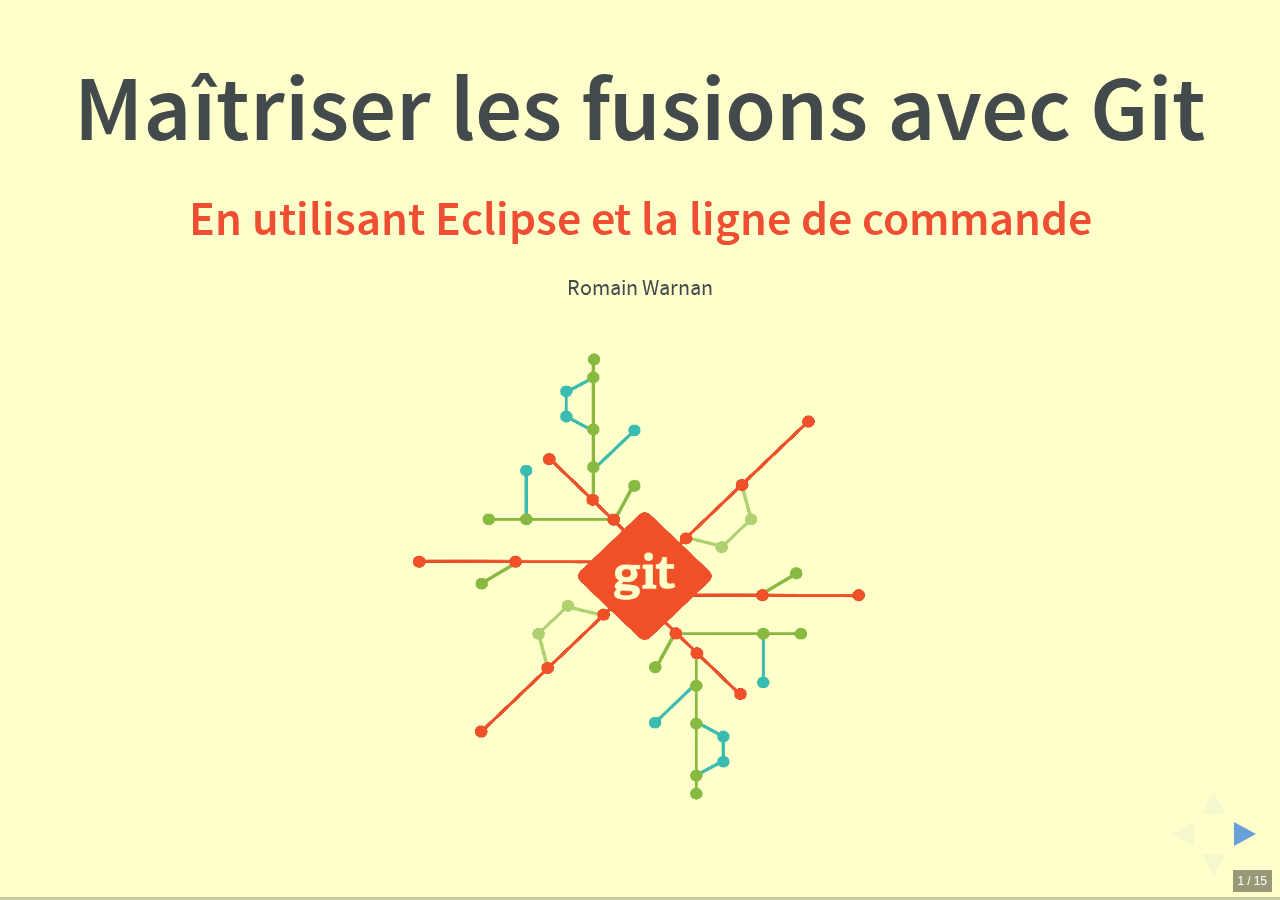
<file: docs/index.html>
﻿<!doctype html>
<html>
	<head>
		<meta charset="utf-8">
		<meta name="viewport" content="width=device-width, initial-scale=1.0, maximum-scale=1.0, user-scalable=no">

		<title>Fusions Git</title>

		<link rel="shortcut icon" href="/git-au-quotidien/favicon.ico" />
		
		<link rel="stylesheet" href="css/reveal.css">
		<link rel="stylesheet" href="css/theme/white.css">

		<!-- Theme used for syntax highlighting of code -->
		<link rel="stylesheet" href="diaporama/agate.css">

        <!-- Style des diapos -->
        <link rel="stylesheet" href="diaporama/slides.css">

		<!-- Printing and PDF exports -->
		<script>
			var link = document.createElement( 'link' );
			link.rel = 'stylesheet';
			link.type = 'text/css';
			link.href = window.location.search.match( /print-pdf/gi ) ? 'css/print/pdf.css' : 'css/print/paper.css';
			document.getElementsByTagName( 'head' )[0].appendChild( link );
		</script>
	</head>
	<body>
		<div class="reveal">
			<div class="slides">
				<section class="main-title">
					<h1>Maîtriser les fusions avec Git</h1>
					<h3>En utilisant Eclipse et la ligne de commande</h3>
					<p>
						<small>Romain Warnan</small>
					</p>
					<img src="images/merge-logo.png" style="width: 400px" />
				</section>

                <section data-markdown="diaporama/git-merge.md" data-separator="^%%%+$" data-separator-vertical="^%%%+$">
                </section>

				<section class="main-title">
					<img src="images/git-logo.png" style="width: 200px" />
					<h2>Merci de votre attention</h2>
					<h3><small>romain.warnan@insee.fr</small></h3>
				</section>
			</div>
		</div>

		<script src="lib/js/head.min.js"></script>
		<script src="js/reveal.js"></script>

		<script>
			// More info about config & dependencies:
			// - https://github.com/hakimel/reveal.js#configuration
			// - https://github.com/hakimel/reveal.js#dependencies
			Reveal.initialize({
				dependencies: [
					{ src: 'plugin/markdown/marked.js' },
					{ src: 'plugin/markdown/markdown.js' },
					// { src: 'plugin/notes/notes.js', async: true },
                    { src: 'plugin/zoom-js/zoom.js', async: true },
					{ src: 'plugin/highlight/highlight.js', async: true, callback: function() { hljs.initHighlightingOnLoad(); } }
				]
			});
            Reveal.configure({
				slideNumber: 'c/t',
				history: true
			});
		</script>
	</body>
</html>
</file>
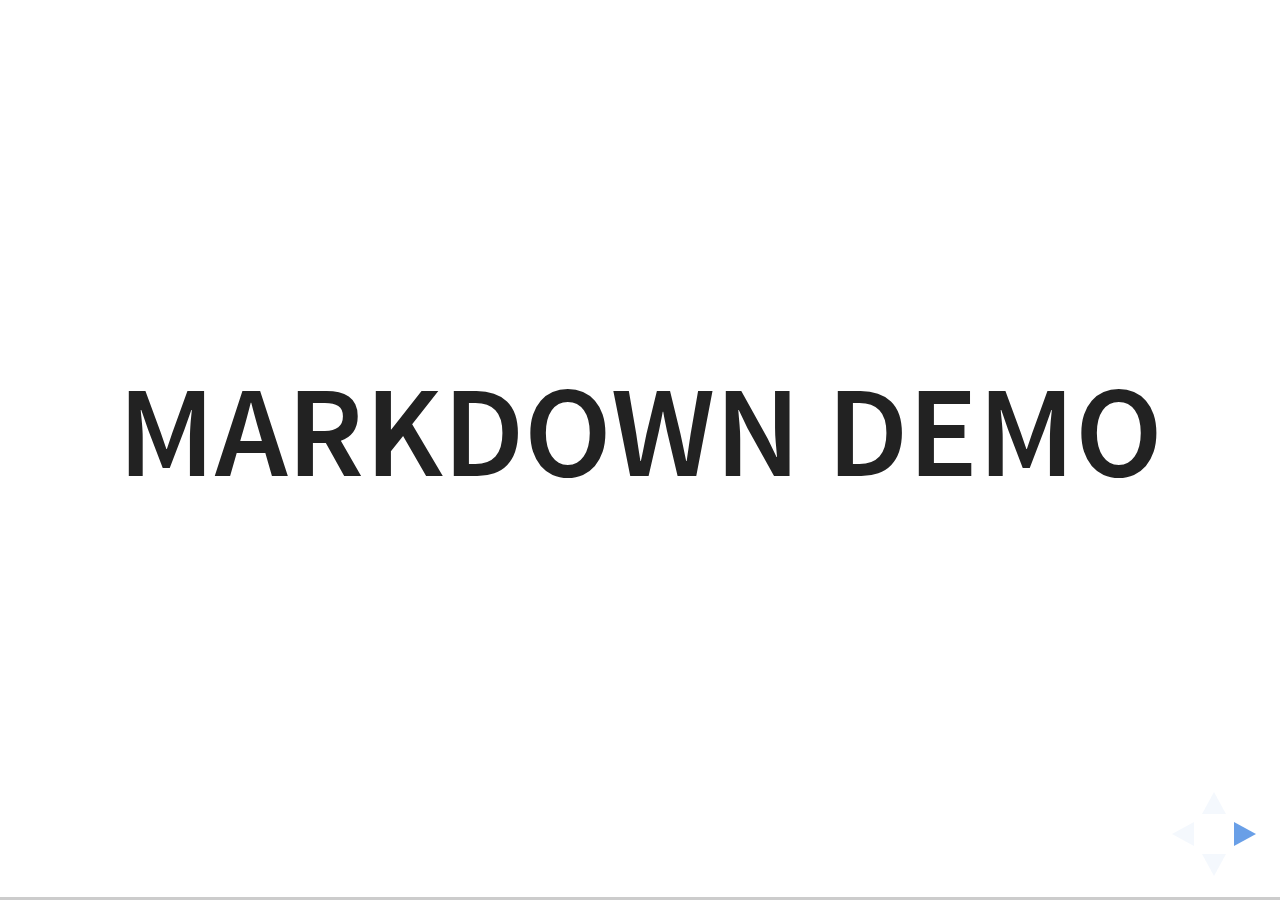
<file: docs/plugin/markdown/example.html>
<!doctype html>
<html lang="en">

	<head>
		<meta charset="utf-8">

		<title>reveal.js - Markdown Demo</title>

		<link rel="stylesheet" href="../../css/reveal.css">
		<link rel="stylesheet" href="../../css/theme/white.css" id="theme">

        <link rel="stylesheet" href="../../lib/css/zenburn.css">
	</head>

	<body>

		<div class="reveal">

			<div class="slides">

                <!-- Use external markdown resource, separate slides by three newlines; vertical slides by two newlines -->
                <section data-markdown="example.md" data-separator="^\n\n\n" data-separator-vertical="^\n\n"></section>

                <!-- Slides are separated by three dashes (quick 'n dirty regular expression) -->
                <section data-markdown data-separator="---">
                    <script type="text/template">
                        ## Demo 1
                        Slide 1
                        ---
                        ## Demo 1
                        Slide 2
                        ---
                        ## Demo 1
                        Slide 3
                    </script>
                </section>

                <!-- Slides are separated by newline + three dashes + newline, vertical slides identical but two dashes -->
                <section data-markdown data-separator="^\n---\n$" data-separator-vertical="^\n--\n$">
                    <script type="text/template">
                        ## Demo 2
                        Slide 1.1

                        --

                        ## Demo 2
                        Slide 1.2

                        ---

                        ## Demo 2
                        Slide 2
                    </script>
                </section>

                <!-- No "extra" slides, since there are no separators defined (so they'll become horizontal rulers) -->
                <section data-markdown>
                    <script type="text/template">
                        A

                        ---

                        B

                        ---

                        C
                    </script>
                </section>

                <!-- Slide attributes -->
                <section data-markdown>
                    <script type="text/template">
                        <!-- .slide: data-background="#000000" -->
                        ## Slide attributes
                    </script>
                </section>

                <!-- Element attributes -->
                <section data-markdown>
                    <script type="text/template">
                        ## Element attributes
                        - Item 1 <!-- .element: class="fragment" data-fragment-index="2" -->
                        - Item 2 <!-- .element: class="fragment" data-fragment-index="1" -->
                    </script>
                </section>

                <!-- Code -->
                <section data-markdown>
                    <script type="text/template">
                        ```php
                        public function foo()
                        {
                            $foo = array(
                                'bar' => 'bar'
                            )
                        }
                        ```
                    </script>
                </section>

            </div>
		</div>

		<script src="../../lib/js/head.min.js"></script>
		<script src="../../js/reveal.js"></script>

		<script>

			Reveal.initialize({
				controls: true,
				progress: true,
				history: true,
				center: true,

				// Optional libraries used to extend on reveal.js
				dependencies: [
					{ src: '../../lib/js/classList.js', condition: function() { return !document.body.classList; } },
					{ src: 'marked.js', condition: function() { return !!document.querySelector( '[data-markdown]' ); } },
                    { src: 'markdown.js', condition: function() { return !!document.querySelector( '[data-markdown]' ); } },
                    { src: '../highlight/highlight.js', async: true, callback: function() { hljs.initHighlightingOnLoad(); } },
					{ src: '../notes/notes.js' }
				]
			});

		</script>

	</body>
</html>
</file>
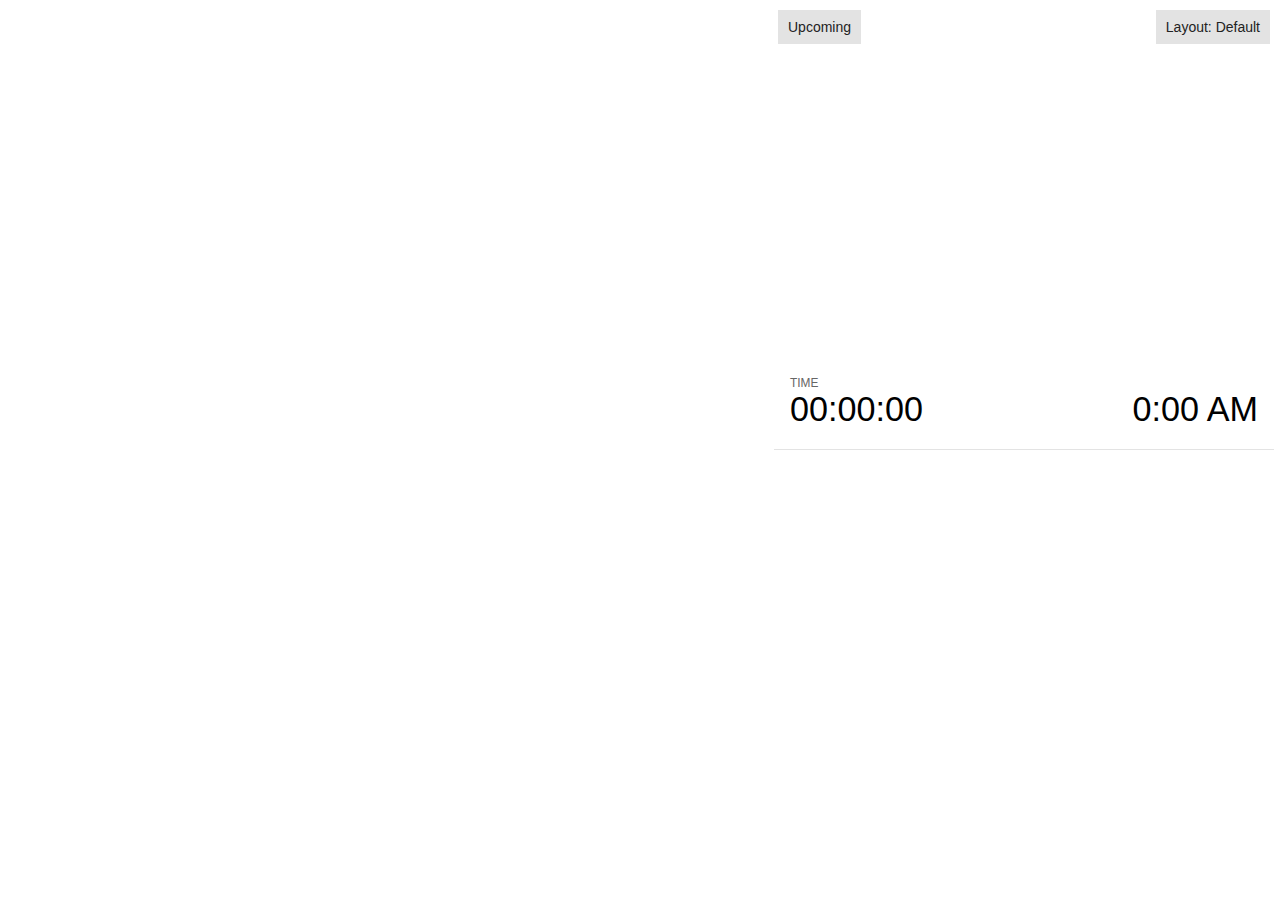
<file: docs/plugin/notes/notes.html>
<!doctype html>
<html lang="en">
	<head>
		<meta charset="utf-8">

		<title>reveal.js - Slide Notes</title>

		<style>
			body {
				font-family: Helvetica;
				font-size: 18px;
			}

			#current-slide,
			#upcoming-slide,
			#speaker-controls {
				padding: 6px;
				box-sizing: border-box;
				-moz-box-sizing: border-box;
			}

			#current-slide iframe,
			#upcoming-slide iframe {
				width: 100%;
				height: 100%;
				border: 1px solid #ddd;
			}

			#current-slide .label,
			#upcoming-slide .label {
				position: absolute;
				top: 10px;
				left: 10px;
				z-index: 2;
			}

			.overlay-element {
				height: 34px;
				line-height: 34px;
				padding: 0 10px;
				text-shadow: none;
				background: rgba( 220, 220, 220, 0.8 );
				color: #222;
				font-size: 14px;
			}

			.overlay-element.interactive:hover {
				background: rgba( 220, 220, 220, 1 );
			}

			#current-slide {
				position: absolute;
				width: 60%;
				height: 100%;
				top: 0;
				left: 0;
				padding-right: 0;
			}

			#upcoming-slide {
				position: absolute;
				width: 40%;
				height: 40%;
				right: 0;
				top: 0;
			}

			/* Speaker controls */
			#speaker-controls {
				position: absolute;
				top: 40%;
				right: 0;
				width: 40%;
				height: 60%;
				overflow: auto;
				font-size: 18px;
			}

				.speaker-controls-time.hidden,
				.speaker-controls-notes.hidden {
					display: none;
				}

				.speaker-controls-time .label,
				.speaker-controls-pace .label,
				.speaker-controls-notes .label {
					text-transform: uppercase;
					font-weight: normal;
					font-size: 0.66em;
					color: #666;
					margin: 0;
				}

				.speaker-controls-time, .speaker-controls-pace {
					border-bottom: 1px solid rgba( 200, 200, 200, 0.5 );
					margin-bottom: 10px;
					padding: 10px 16px;
					padding-bottom: 20px;
					cursor: pointer;
				}

				.speaker-controls-time .reset-button {
					opacity: 0;
					float: right;
					color: #666;
					text-decoration: none;
				}
				.speaker-controls-time:hover .reset-button {
					opacity: 1;
				}

				.speaker-controls-time .timer,
				.speaker-controls-time .clock {
					width: 50%;
				}

				.speaker-controls-time .timer,
				.speaker-controls-time .clock,
				.speaker-controls-time .pacing .hours-value,
				.speaker-controls-time .pacing .minutes-value,
				.speaker-controls-time .pacing .seconds-value {
					font-size: 1.9em;
				}

				.speaker-controls-time .timer {
					float: left;
				}

				.speaker-controls-time .clock {
					float: right;
					text-align: right;
				}

				.speaker-controls-time span.mute {
					opacity: 0.3;
				}

				.speaker-controls-time .pacing-title {
					margin-top: 5px;
				}

				.speaker-controls-time .pacing.ahead {
					color: blue;
				}

				.speaker-controls-time .pacing.on-track {
					color: green;
				}

				.speaker-controls-time .pacing.behind {
					color: red;
				}

				.speaker-controls-notes {
					padding: 10px 16px;
				}

				.speaker-controls-notes .value {
					margin-top: 5px;
					line-height: 1.4;
					font-size: 1.2em;
				}

			/* Layout selector */
			#speaker-layout {
				position: absolute;
				top: 10px;
				right: 10px;
				color: #222;
				z-index: 10;
			}
				#speaker-layout select {
					position: absolute;
					width: 100%;
					height: 100%;
					top: 0;
					left: 0;
					border: 0;
					box-shadow: 0;
					cursor: pointer;
					opacity: 0;

					font-size: 1em;
					background-color: transparent;

					-moz-appearance: none;
					-webkit-appearance: none;
					-webkit-tap-highlight-color: rgba(0, 0, 0, 0);
				}

				#speaker-layout select:focus {
					outline: none;
					box-shadow: none;
				}

			.clear {
				clear: both;
			}

			/* Speaker layout: Wide */
			body[data-speaker-layout="wide"] #current-slide,
			body[data-speaker-layout="wide"] #upcoming-slide {
				width: 50%;
				height: 45%;
				padding: 6px;
			}

			body[data-speaker-layout="wide"] #current-slide {
				top: 0;
				left: 0;
			}

			body[data-speaker-layout="wide"] #upcoming-slide {
				top: 0;
				left: 50%;
			}

			body[data-speaker-layout="wide"] #speaker-controls {
				top: 45%;
				left: 0;
				width: 100%;
				height: 50%;
				font-size: 1.25em;
			}

			/* Speaker layout: Tall */
			body[data-speaker-layout="tall"] #current-slide,
			body[data-speaker-layout="tall"] #upcoming-slide {
				width: 45%;
				height: 50%;
				padding: 6px;
			}

			body[data-speaker-layout="tall"] #current-slide {
				top: 0;
				left: 0;
			}

			body[data-speaker-layout="tall"] #upcoming-slide {
				top: 50%;
				left: 0;
			}

			body[data-speaker-layout="tall"] #speaker-controls {
				padding-top: 40px;
				top: 0;
				left: 45%;
				width: 55%;
				height: 100%;
				font-size: 1.25em;
			}

			/* Speaker layout: Notes only */
			body[data-speaker-layout="notes-only"] #current-slide,
			body[data-speaker-layout="notes-only"] #upcoming-slide {
				display: none;
			}

			body[data-speaker-layout="notes-only"] #speaker-controls {
				padding-top: 40px;
				top: 0;
				left: 0;
				width: 100%;
				height: 100%;
				font-size: 1.25em;
			}

			@media screen and (max-width: 1080px) {
				body[data-speaker-layout="default"] #speaker-controls {
					font-size: 16px;
				}
			}

			@media screen and (max-width: 900px) {
				body[data-speaker-layout="default"] #speaker-controls {
					font-size: 14px;
				}
			}

			@media screen and (max-width: 800px) {
				body[data-speaker-layout="default"] #speaker-controls {
					font-size: 12px;
				}
			}

		</style>
	</head>

	<body>

		<div id="current-slide"></div>
		<div id="upcoming-slide"><span class="overlay-element label">Upcoming</span></div>
		<div id="speaker-controls">
			<div class="speaker-controls-time">
				<h4 class="label">Time <span class="reset-button">Click to Reset</span></h4>
				<div class="clock">
					<span class="clock-value">0:00 AM</span>
				</div>
				<div class="timer">
					<span class="hours-value">00</span><span class="minutes-value">:00</span><span class="seconds-value">:00</span>
				</div>
				<div class="clear"></div>

				<h4 class="label pacing-title" style="display: none">Pacing – Time to finish current slide</h4>
				<div class="pacing" style="display: none">
					<span class="hours-value">00</span><span class="minutes-value">:00</span><span class="seconds-value">:00</span>
				</div>
			</div>

			<div class="speaker-controls-notes hidden">
				<h4 class="label">Notes</h4>
				<div class="value"></div>
			</div>
		</div>
		<div id="speaker-layout" class="overlay-element interactive">
			<span class="speaker-layout-label"></span>
			<select class="speaker-layout-dropdown"></select>
		</div>

		<script src="../../plugin/markdown/marked.js"></script>
		<script>

			(function() {

				var notes,
					notesValue,
					currentState,
					currentSlide,
					upcomingSlide,
					layoutLabel,
					layoutDropdown,
					connected = false;

				var SPEAKER_LAYOUTS = {
					'default': 'Default',
					'wide': 'Wide',
					'tall': 'Tall',
					'notes-only': 'Notes only'
				};

				setupLayout();

				window.addEventListener( 'message', function( event ) {

					var data = JSON.parse( event.data );

					// The overview mode is only useful to the reveal.js instance
					// where navigation occurs so we don't sync it
					if( data.state ) delete data.state.overview;

					// Messages sent by the notes plugin inside of the main window
					if( data && data.namespace === 'reveal-notes' ) {
						if( data.type === 'connect' ) {
							handleConnectMessage( data );
						}
						else if( data.type === 'state' ) {
							handleStateMessage( data );
						}
					}
					// Messages sent by the reveal.js inside of the current slide preview
					else if( data && data.namespace === 'reveal' ) {
						if( /ready/.test( data.eventName ) ) {
							// Send a message back to notify that the handshake is complete
							window.opener.postMessage( JSON.stringify({ namespace: 'reveal-notes', type: 'connected'} ), '*' );
						}
						else if( /slidechanged|fragmentshown|fragmenthidden|paused|resumed/.test( data.eventName ) && currentState !== JSON.stringify( data.state ) ) {

							window.opener.postMessage( JSON.stringify({ method: 'setState', args: [ data.state ]} ), '*' );

						}
					}

				} );

				/**
				 * Called when the main window is trying to establish a
				 * connection.
				 */
				function handleConnectMessage( data ) {

					if( connected === false ) {
						connected = true;

						setupIframes( data );
						setupKeyboard();
						setupNotes();
						setupTimer();
					}

				}

				/**
				 * Called when the main window sends an updated state.
				 */
				function handleStateMessage( data ) {

					// Store the most recently set state to avoid circular loops
					// applying the same state
					currentState = JSON.stringify( data.state );

					// No need for updating the notes in case of fragment changes
					if ( data.notes ) {
						notes.classList.remove( 'hidden' );
						notesValue.style.whiteSpace = data.whitespace;
						if( data.markdown ) {
							notesValue.innerHTML = marked( data.notes );
						}
						else {
							notesValue.innerHTML = data.notes;
						}
					}
					else {
						notes.classList.add( 'hidden' );
					}

					// Update the note slides
					currentSlide.contentWindow.postMessage( JSON.stringify({ method: 'setState', args: [ data.state ] }), '*' );
					upcomingSlide.contentWindow.postMessage( JSON.stringify({ method: 'setState', args: [ data.state ] }), '*' );
					upcomingSlide.contentWindow.postMessage( JSON.stringify({ method: 'next' }), '*' );

				}

				// Limit to max one state update per X ms
				handleStateMessage = debounce( handleStateMessage, 200 );

				/**
				 * Forward keyboard events to the current slide window.
				 * This enables keyboard events to work even if focus
				 * isn't set on the current slide iframe.
				 */
				function setupKeyboard() {

					document.addEventListener( 'keydown', function( event ) {
						currentSlide.contentWindow.postMessage( JSON.stringify({ method: 'triggerKey', args: [ event.keyCode ] }), '*' );
					} );

				}

				/**
				 * Creates the preview iframes.
				 */
				function setupIframes( data ) {

					var params = [
						'receiver',
						'progress=false',
						'history=false',
						'transition=none',
						'autoSlide=0',
						'backgroundTransition=none'
					].join( '&' );

					var urlSeparator = /\?/.test(data.url) ? '&' : '?';
					var hash = '#/' + data.state.indexh + '/' + data.state.indexv;
					var currentURL = data.url + urlSeparator + params + '&postMessageEvents=true' + hash;
					var upcomingURL = data.url + urlSeparator + params + '&controls=false' + hash;

					currentSlide = document.createElement( 'iframe' );
					currentSlide.setAttribute( 'width', 1280 );
					currentSlide.setAttribute( 'height', 1024 );
					currentSlide.setAttribute( 'src', currentURL );
					document.querySelector( '#current-slide' ).appendChild( currentSlide );

					upcomingSlide = document.createElement( 'iframe' );
					upcomingSlide.setAttribute( 'width', 640 );
					upcomingSlide.setAttribute( 'height', 512 );
					upcomingSlide.setAttribute( 'src', upcomingURL );
					document.querySelector( '#upcoming-slide' ).appendChild( upcomingSlide );

				}

				/**
				 * Setup the notes UI.
				 */
				function setupNotes() {

					notes = document.querySelector( '.speaker-controls-notes' );
					notesValue = document.querySelector( '.speaker-controls-notes .value' );

				}

				function getTimings() {

					var slides = Reveal.getSlides();
					var defaultTiming = Reveal.getConfig().defaultTiming;
					if (defaultTiming == null) {
						return null;
					}
					var timings = [];
					for ( var i in slides ) {
						var slide = slides[i];
						var timing = defaultTiming;
						if( slide.hasAttribute( 'data-timing' )) {
							var t = slide.getAttribute( 'data-timing' );
							timing = parseInt(t);
							if( isNaN(timing) ) {
								console.warn("Could not parse timing '" + t + "' of slide " + i + "; using default of " + defaultTiming);
								timing = defaultTiming;
							}
						}
						timings.push(timing);
					}
					return timings;

				}

				/**
				 * Return the number of seconds allocated for presenting
				 * all slides up to and including this one.
				 */
				function getTimeAllocated(timings) {

					var slides = Reveal.getSlides();
					var allocated = 0;
					var currentSlide = Reveal.getSlidePastCount();
					for (var i in slides.slice(0, currentSlide + 1)) {
						allocated += timings[i];
					}
					return allocated;

				}

				/**
				 * Create the timer and clock and start updating them
				 * at an interval.
				 */
				function setupTimer() {

					var start = new Date(),
					timeEl = document.querySelector( '.speaker-controls-time' ),
					clockEl = timeEl.querySelector( '.clock-value' ),
					hoursEl = timeEl.querySelector( '.hours-value' ),
					minutesEl = timeEl.querySelector( '.minutes-value' ),
					secondsEl = timeEl.querySelector( '.seconds-value' ),
					pacingTitleEl = timeEl.querySelector( '.pacing-title' ),
					pacingEl = timeEl.querySelector( '.pacing' ),
					pacingHoursEl = pacingEl.querySelector( '.hours-value' ),
					pacingMinutesEl = pacingEl.querySelector( '.minutes-value' ),
					pacingSecondsEl = pacingEl.querySelector( '.seconds-value' );

					var timings = getTimings();
					if (timings !== null) {
						pacingTitleEl.style.removeProperty('display');
						pacingEl.style.removeProperty('display');
					}

					function _displayTime( hrEl, minEl, secEl, time) {

						var sign = Math.sign(time) == -1 ? "-" : "";
						time = Math.abs(Math.round(time / 1000));
						var seconds = time % 60;
						var minutes = Math.floor( time / 60 ) % 60 ;
						var hours = Math.floor( time / ( 60 * 60 )) ;
						hrEl.innerHTML = sign + zeroPadInteger( hours );
						if (hours == 0) {
							hrEl.classList.add( 'mute' );
						}
						else {
							hrEl.classList.remove( 'mute' );
						}
						minEl.innerHTML = ':' + zeroPadInteger( minutes );
						if (hours == 0 && minutes == 0) {
							minEl.classList.add( 'mute' );
						}
						else {
							minEl.classList.remove( 'mute' );
						}
						secEl.innerHTML = ':' + zeroPadInteger( seconds );
					}

					function _updateTimer() {

						var diff, hours, minutes, seconds,
						now = new Date();

						diff = now.getTime() - start.getTime();

						clockEl.innerHTML = now.toLocaleTimeString( 'en-US', { hour12: true, hour: '2-digit', minute:'2-digit' } );
						_displayTime( hoursEl, minutesEl, secondsEl, diff );
						if (timings !== null) {
							_updatePacing(diff);
						}

					}

					function _updatePacing(diff) {

						var slideEndTiming = getTimeAllocated(timings) * 1000;
						var currentSlide = Reveal.getSlidePastCount();
						var currentSlideTiming = timings[currentSlide] * 1000;
						var timeLeftCurrentSlide = slideEndTiming - diff;
						if (timeLeftCurrentSlide < 0) {
							pacingEl.className = 'pacing behind';
						}
						else if (timeLeftCurrentSlide < currentSlideTiming) {
							pacingEl.className = 'pacing on-track';
						}
						else {
							pacingEl.className = 'pacing ahead';
						}
						_displayTime( pacingHoursEl, pacingMinutesEl, pacingSecondsEl, timeLeftCurrentSlide );

					}

					// Update once directly
					_updateTimer();

					// Then update every second
					setInterval( _updateTimer, 1000 );

					function _resetTimer() {

						if (timings == null) {
							start = new Date();
						}
						else {
							// Reset timer to beginning of current slide
							var slideEndTiming = getTimeAllocated(timings) * 1000;
							var currentSlide = Reveal.getSlidePastCount();
							var currentSlideTiming = timings[currentSlide] * 1000;
							var previousSlidesTiming = slideEndTiming - currentSlideTiming;
							var now = new Date();
							start = new Date(now.getTime() - previousSlidesTiming);
						}
						_updateTimer();

					}

					timeEl.addEventListener( 'click', function() {
						_resetTimer();
						return false;
					} );

				}

				/**
				 * Sets up the speaker view layout and layout selector.
				 */
				function setupLayout() {

					layoutDropdown = document.querySelector( '.speaker-layout-dropdown' );
					layoutLabel = document.querySelector( '.speaker-layout-label' );

					// Render the list of available layouts
					for( var id in SPEAKER_LAYOUTS ) {
						var option = document.createElement( 'option' );
						option.setAttribute( 'value', id );
						option.textContent = SPEAKER_LAYOUTS[ id ];
						layoutDropdown.appendChild( option );
					}

					// Monitor the dropdown for changes
					layoutDropdown.addEventListener( 'change', function( event ) {

						setLayout( layoutDropdown.value );

					}, false );

					// Restore any currently persisted layout
					setLayout( getLayout() );

				}

				/**
				 * Sets a new speaker view layout. The layout is persisted
				 * in local storage.
				 */
				function setLayout( value ) {

					var title = SPEAKER_LAYOUTS[ value ];

					layoutLabel.innerHTML = 'Layout' + ( title ? ( ': ' + title ) : '' );
					layoutDropdown.value = value;

					document.body.setAttribute( 'data-speaker-layout', value );

					// Persist locally
					if( window.localStorage ) {
						window.localStorage.setItem( 'reveal-speaker-layout', value );
					}

				}

				/**
				 * Returns the ID of the most recently set speaker layout
				 * or our default layout if none has been set.
				 */
				function getLayout() {

					if( window.localStorage ) {
						var layout = window.localStorage.getItem( 'reveal-speaker-layout' );
						if( layout ) {
							return layout;
						}
					}

					// Default to the first record in the layouts hash
					for( var id in SPEAKER_LAYOUTS ) {
						return id;
					}

				}

				function zeroPadInteger( num ) {

					var str = '00' + parseInt( num );
					return str.substring( str.length - 2 );

				}

				/**
				 * Limits the frequency at which a function can be called.
				 */
				function debounce( fn, ms ) {

					var lastTime = 0,
						timeout;

					return function() {

						var args = arguments;
						var context = this;

						clearTimeout( timeout );

						var timeSinceLastCall = Date.now() - lastTime;
						if( timeSinceLastCall > ms ) {
							fn.apply( context, args );
							lastTime = Date.now();
						}
						else {
							timeout = setTimeout( function() {
								fn.apply( context, args );
								lastTime = Date.now();
							}, ms - timeSinceLastCall );
						}

					}

				}

			})();

		</script>
	</body>
</html>
</file>
<file: docs/css/theme/white.css>
/**
 * White theme for reveal.js. This is the opposite of the 'black' theme.
 *
 * By Hakim El Hattab, http://hakim.se
 */
@import url(../../lib/font/source-sans-pro/source-sans-pro.css);
section.has-dark-background, section.has-dark-background h1, section.has-dark-background h2, section.has-dark-background h3, section.has-dark-background h4, section.has-dark-background h5, section.has-dark-background h6 {
  color: #fff; }

/*********************************************
 * GLOBAL STYLES
 *********************************************/
body {
  background: #fff;
  background-color: #fff; }

.reveal {
  font-family: "Source Sans Pro", Helvetica, sans-serif;
  font-size: 42px;
  font-weight: normal;
  color: #222; }

::selection {
  color: #fff;
  background: #98bdef;
  text-shadow: none; }

::-moz-selection {
  color: #fff;
  background: #98bdef;
  text-shadow: none; }

.reveal .slides > section,
.reveal .slides > section > section {
  line-height: 1.3;
  font-weight: inherit; }

/*********************************************
 * HEADERS
 *********************************************/
.reveal h1,
.reveal h2,
.reveal h3,
.reveal h4,
.reveal h5,
.reveal h6 {
  margin: 0 0 20px 0;
  color: #222;
  font-family: "Source Sans Pro", Helvetica, sans-serif;
  font-weight: 600;
  line-height: 1.2;
  letter-spacing: normal;
  text-transform: uppercase;
  text-shadow: none;
  word-wrap: break-word; }

.reveal h1 {
  font-size: 2.5em; }

.reveal h2 {
  font-size: 1.6em; }

.reveal h3 {
  font-size: 1.3em; }

.reveal h4 {
  font-size: 1em; }

.reveal h1 {
  text-shadow: none; }

/*********************************************
 * OTHER
 *********************************************/
.reveal p {
  margin: 20px 0;
  line-height: 1.3; }

/* Ensure certain elements are never larger than the slide itself */
.reveal img,
.reveal video,
.reveal iframe {
  max-width: 95%;
  max-height: 95%; }

.reveal strong,
.reveal b {
  font-weight: bold; }

.reveal em {
  font-style: italic; }

.reveal ol,
.reveal dl,
.reveal ul {
  display: inline-block;
  text-align: left;
  margin: 0 0 0 1em; }

.reveal ol {
  list-style-type: decimal; }

.reveal ul {
  list-style-type: disc; }

.reveal ul ul {
  list-style-type: square; }

.reveal ul ul ul {
  list-style-type: circle; }

.reveal ul ul,
.reveal ul ol,
.reveal ol ol,
.reveal ol ul {
  display: block;
  margin-left: 40px; }

.reveal dt {
  font-weight: bold; }

.reveal dd {
  margin-left: 40px; }

.reveal q,
.reveal blockquote {
  quotes: none; }

.reveal blockquote {
  display: block;
  position: relative;
  width: 70%;
  margin: 20px auto;
  padding: 5px;
  font-style: italic;
  background: rgba(255, 255, 255, 0.05);
  box-shadow: 0px 0px 2px rgba(0, 0, 0, 0.2); }

.reveal blockquote p:first-child,
.reveal blockquote p:last-child {
  display: inline-block; }

.reveal q {
  font-style: italic; }

.reveal pre {
  display: block;
  position: relative;
  width: 90%;
  margin: 20px auto;
  text-align: left;
  font-size: 0.55em;
  font-family: monospace;
  line-height: 1.2em;
  word-wrap: break-word;
  box-shadow: 0px 0px 6px rgba(0, 0, 0, 0.3); }

.reveal code {
  font-family: monospace; }

.reveal pre code {
  display: block;
  padding: 5px;
  overflow: auto;
  max-height: 400px;
  word-wrap: normal; }

.reveal table {
  margin: auto;
  border-collapse: collapse;
  border-spacing: 0; }

.reveal table th {
  font-weight: bold; }

.reveal table th,
.reveal table td {
  text-align: left;
  padding: 0.2em 0.5em 0.2em 0.5em;
  border-bottom: 1px solid; }

.reveal table th[align="center"],
.reveal table td[align="center"] {
  text-align: center; }

.reveal table th[align="right"],
.reveal table td[align="right"] {
  text-align: right; }

.reveal table tbody tr:last-child th,
.reveal table tbody tr:last-child td {
  border-bottom: none; }

.reveal sup {
  vertical-align: super; }

.reveal sub {
  vertical-align: sub; }

.reveal small {
  display: inline-block;
  font-size: 0.6em;
  line-height: 1.2em;
  vertical-align: top; }

.reveal small * {
  vertical-align: top; }

/*********************************************
 * LINKS
 *********************************************/
.reveal a {
  color: #2a76dd;
  text-decoration: none;
  -webkit-transition: color .15s ease;
  -moz-transition: color .15s ease;
  transition: color .15s ease; }

.reveal a:hover {
  color: #6ca0e8;
  text-shadow: none;
  border: none; }

.reveal .roll span:after {
  color: #fff;
  background: #1a53a1; }

/*********************************************
 * IMAGES
 *********************************************/
.reveal section img {
  margin: 15px 0px;
  background: rgba(255, 255, 255, 0.12);
  border: 4px solid #222;
  box-shadow: 0 0 10px rgba(0, 0, 0, 0.15); }

.reveal section img.plain {
  border: 0;
  box-shadow: none; }

.reveal a img {
  -webkit-transition: all .15s linear;
  -moz-transition: all .15s linear;
  transition: all .15s linear; }

.reveal a:hover img {
  background: rgba(255, 255, 255, 0.2);
  border-color: #2a76dd;
  box-shadow: 0 0 20px rgba(0, 0, 0, 0.55); }

/*********************************************
 * NAVIGATION CONTROLS
 *********************************************/
.reveal .controls .navigate-left,
.reveal .controls .navigate-left.enabled {
  border-right-color: #2a76dd; }

.reveal .controls .navigate-right,
.reveal .controls .navigate-right.enabled {
  border-left-color: #2a76dd; }

.reveal .controls .navigate-up,
.reveal .controls .navigate-up.enabled {
  border-bottom-color: #2a76dd; }

.reveal .controls .navigate-down,
.reveal .controls .navigate-down.enabled {
  border-top-color: #2a76dd; }

.reveal .controls .navigate-left.enabled:hover {
  border-right-color: #6ca0e8; }

.reveal .controls .navigate-right.enabled:hover {
  border-left-color: #6ca0e8; }

.reveal .controls .navigate-up.enabled:hover {
  border-bottom-color: #6ca0e8; }

.reveal .controls .navigate-down.enabled:hover {
  border-top-color: #6ca0e8; }

/*********************************************
 * PROGRESS BAR
 *********************************************/
.reveal .progress {
  background: rgba(0, 0, 0, 0.2); }

.reveal .progress span {
  background: #2a76dd;
  -webkit-transition: width 800ms cubic-bezier(0.26, 0.86, 0.44, 0.985);
  -moz-transition: width 800ms cubic-bezier(0.26, 0.86, 0.44, 0.985);
  transition: width 800ms cubic-bezier(0.26, 0.86, 0.44, 0.985); }
</file>
<file: docs/diaporama/agate.css>
/*!
 * Agate by Taufik Nurrohman <https://github.com/tovic>
 * ----------------------------------------------------
 *
 * #ade5fc
 * #a2fca2
 * #c6b4f0
 * #d36363
 * #fcc28c
 * #fc9b9b
 * #ffa
 * #fff
 * #333
 * #62c8f3
 * #888
 *
 */.hljs{display:block;overflow-x:auto;padding:0.5em;background:#333;color:white}.hljs-name,.hljs-strong{font-weight:bold}.hljs-code,.hljs-emphasis{font-style:italic}.hljs-tag{color:#62c8f3}.hljs-variable,.hljs-template-variable,.hljs-selector-id,.hljs-selector-class{color:#ade5fc}.hljs-string,.hljs-bullet{color:#a2fca2}.hljs-type,.hljs-title,.hljs-section,.hljs-attribute,.hljs-quote,.hljs-built_in,.hljs-builtin-name{color:#ffa}.hljs-number,.hljs-symbol,.hljs-bullet{color:#d36363}.hljs-keyword,.hljs-selector-tag,.hljs-literal{color:#fcc28c}.hljs-comment,.hljs-deletion,.hljs-code{color:#888}.hljs-regexp,.hljs-link{color:#c6b4f0}.hljs-meta{color:#fc9b9b}.hljs-deletion{background-color:#fc9b9b;color:#333}.hljs-addition{background-color:#a2fca2;color:#333}.hljs a{color:inherit}.hljs a:focus,.hljs a:hover{color:inherit;text-decoration:underline}
</file>
<file: docs/diaporama/slides.css>
/*
#42730b : vert
#ef4e32 : rouge
#088a8a : bleu
*/

body {
	background-color: #ffc;
}

.reveal .main-title {
    /* Empty */
}

.reveal .chapter {
    /* Empty */
}

.reveal .center {
    text-align: center;
}
.reveal h1,
.reveal h2,
.reveal h3,
.reveal h4,
.reveal h5,
.reveal h6 {
    text-transform: none;
}

.reveal h1 {
	color: #434a4b;
}

.reveal h3 {
	color: #ef4e32;
}

.reveal .chapter h2 {
    font-size: 5em;
}

.reveal .tp h2 {
    font-size: 5em;
}

.reveal .exercice h2 {
    font-size: 5em;
}

.reveal p {
	color: #434a4b;
	margin: 20px 0 0 0;
}

.reveal .slides img {
    border: none;
    background: none;
    box-shadow: none;
    height: auto;
}

.reveal .slides {
    font-size: 30px;
}

.reveal .chapter.slide-background.present  {
    opacity: 0.2;
}

.reveal .slide.slide-background.present  {
    opacity: 0.2;
}

.reveal .tp.slide-background.present  {
    opacity: 0.2;
}

.reveal .exercice.slide-background.present  {
    opacity: 0.3;
}

.reveal .slide {
    text-align: left;
}

.reveal pre {
    width: 100%;
}

.reveal code {
    font-size: 90%;
    line-height: 22px;
    font-weight: bold;
}

.reveal pre code {
    max-height: none;
}

.reveal ul {
    list-style-type: none;
}

.reveal ul ul {
    list-style-type: none;
}

.reveal ul li:before {
    /* content: '–'; */
    margin-right: 7px;
}

.reveal ul li, .reveal ol li {
    font-size: 80%;
    color: #42730b;
}

.reveal li li {
    color: #088a8a;
}

.reveal .small {
	color: #434a4b;
    font-size: 0.7em;
}

.reveal label {
    font-size: medium;
}

.reveal .center .boxed-img {
	max-height: 500px;
}
</file>
<file: docs/lib/css/zenburn.css>
/*

Zenburn style from voldmar.ru (c) Vladimir Epifanov <voldmar@voldmar.ru>
based on dark.css by Ivan Sagalaev

*/

.hljs {
  display: block;
  overflow-x: auto;
  padding: 0.5em;
  background: #3f3f3f;
  color: #dcdcdc;
}

.hljs-keyword,
.hljs-selector-tag,
.hljs-tag {
  color: #e3ceab;
}

.hljs-template-tag {
  color: #dcdcdc;
}

.hljs-number {
  color: #8cd0d3;
}

.hljs-variable,
.hljs-template-variable,
.hljs-attribute {
  color: #efdcbc;
}

.hljs-literal {
  color: #efefaf;
}

.hljs-subst {
  color: #8f8f8f;
}

.hljs-title,
.hljs-name,
.hljs-selector-id,
.hljs-selector-class,
.hljs-section,
.hljs-type {
  color: #efef8f;
}

.hljs-symbol,
.hljs-bullet,
.hljs-link {
  color: #dca3a3;
}

.hljs-deletion,
.hljs-string,
.hljs-built_in,
.hljs-builtin-name {
  color: #cc9393;
}

.hljs-addition,
.hljs-comment,
.hljs-quote,
.hljs-meta {
  color: #7f9f7f;
}


.hljs-emphasis {
  font-style: italic;
}

.hljs-strong {
  font-weight: bold;
}
</file>
